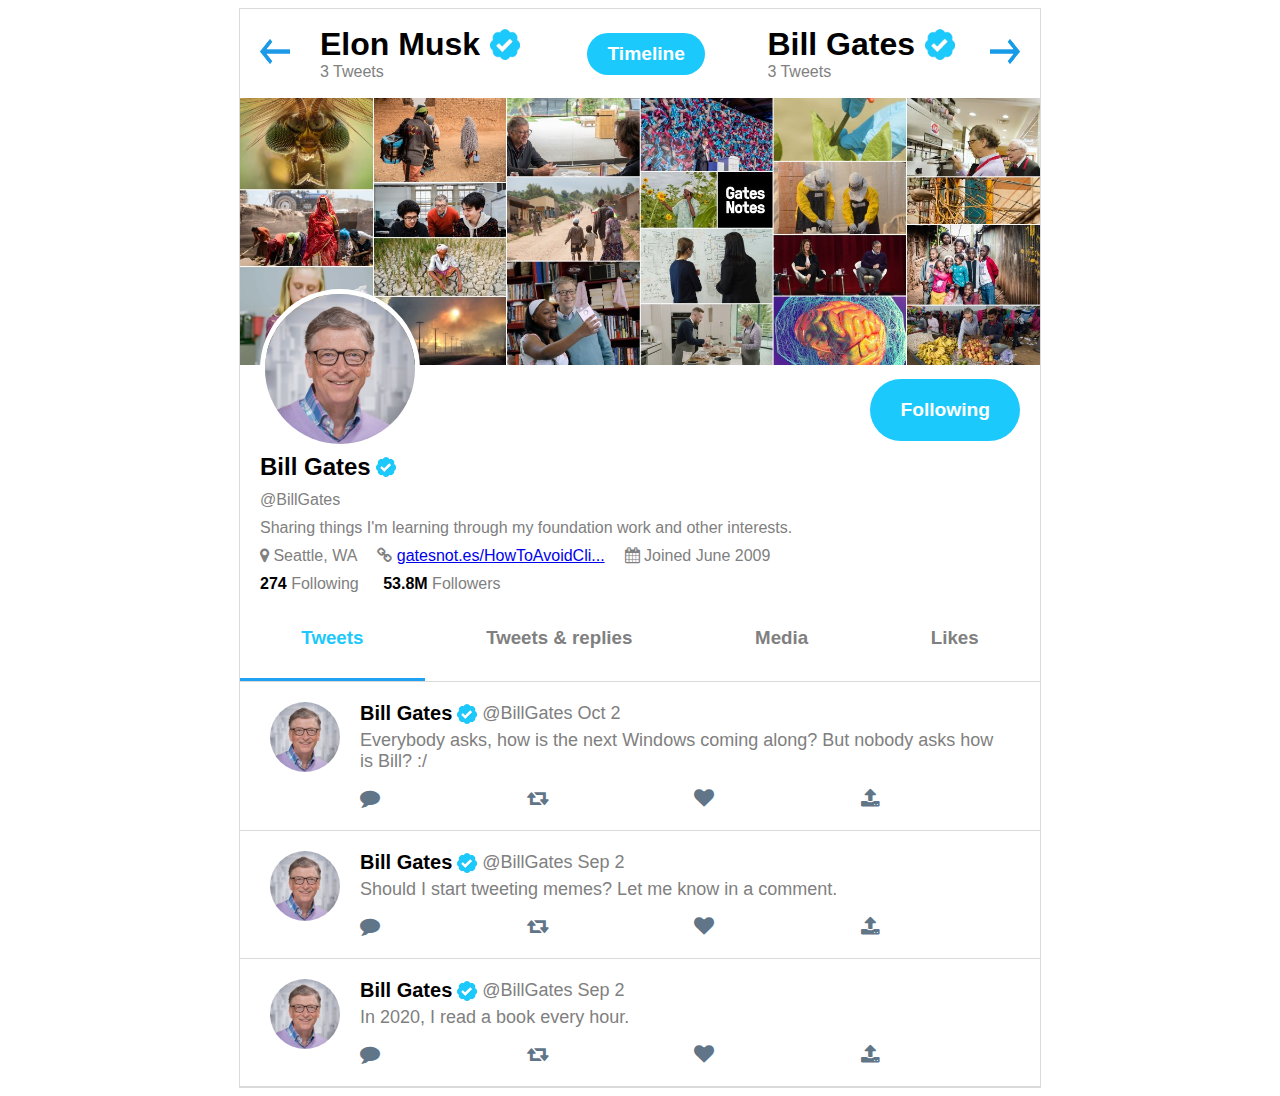
<file: index.html>
<!DOCTYPE html>
<html lang="en">
<head>
    <meta charset="UTF-8">
    <meta http-equiv="X-UA-Compatible" content="IE=edge">
    <meta name="viewport" content="width=device-width, initial-scale=1.0">
    <link rel="stylesheet" href="https://cdnjs.cloudflare.com/ajax/libs/font-awesome/4.7.0/css/font-awesome.min.css">
    <link href="https://fonts.googleapis.com/css2?family=Roboto:wght@400;700;900&display=swap" rel="stylesheet">
    <link rel="shortcut icon" href="assets/favicon.ico" type="image/x-icon">
    <link rel="stylesheet" href="styles.css">
    <title>Dynamic Twitter Project</title>
</head>
<body>
    <div id="container-main">
        <div id="header-cntr"></div>
        <div id="cover-photo-cntr"></div>
        <div id="profile-info-cntr"></div>
        <div id="tweets-cntr"></div>
    </div>
    <script src="index.js"></script>
</body>
</html>
</file>
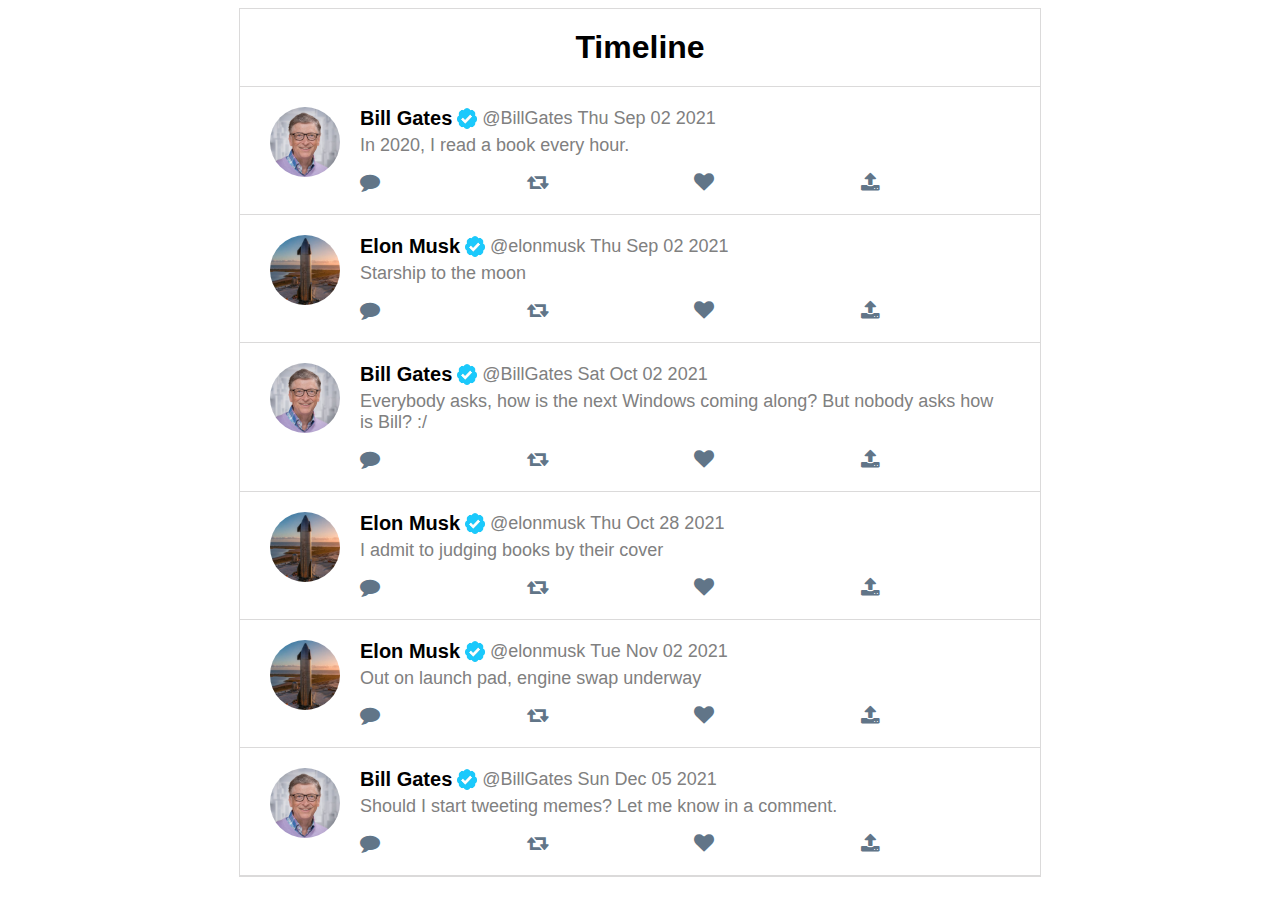
<file: timeline.html>
<!DOCTYPE html>
<html lang="en">
<head>
    <meta charset="UTF-8">
    <meta http-equiv="X-UA-Compatible" content="IE=edge">
    <meta name="viewport" content="width=device-width, initial-scale=1.0">
    <link rel="stylesheet" href="https://cdnjs.cloudflare.com/ajax/libs/font-awesome/4.7.0/css/font-awesome.min.css">
    <link href="https://fonts.googleapis.com/css2?family=Roboto:wght@400;700;900&display=swap" rel="stylesheet">
    <link rel="shortcut icon" href="assets/favicon.ico" type="image/x-icon">
    <link rel="stylesheet" href="timeline.css">
    <title>Tweets Timeline</title>
</head>
<body>
    <div id="timeline-container">
        <div class="header">
            <h1>Timeline</h1>
        </div>

    </div>
    <script src="timeline.js" defer></script>
</body>
</html>
</file>
<file: styles.css>
* {
    font-family: Arial, Helvetica, sans-serif;
}
h1 {
    margin: 0;
    font-weight: 900;
}
h2{
    margin: 0;
}
p {
    margin: 0;
}
p img {
    width: 25px;
}
strong {
    color: black;
}
#container-main {
    max-width: 800px;
    margin: auto;
    border: 1px solid #dbdada
}
#header-cntr {
    display: flex;
    align-items: center;
    justify-content: space-between;
}
#header-cntr p {
    color: grey;
}
.timeline-btn {
    padding: 10px 20px;
    border-radius: 50px;
    border: none;
    background-color: #1BC9FC;
    color: white;
    font-size: larger;
    font-weight: bolder;
    cursor: pointer;
}
.timeline-btn:hover {
    background-color: lightblue;
}
.user {
    display: flex;
    align-items: center;
}
.arrows {
    height: 25px;
    width: 30px;
}
.arrow-left {
    padding: 30px 30px 30px 20px;
}
.arrow-right {
    padding: 30px 20px 30px 30px;
}
.header-text {
    display: flex;
    align-items: center;
}
.header-text img {
    padding-left: 10px;
    width: 30px;
}
.twitter-verified {
    display: flex;
    align-items: center;
}
.twitter-verified img {
    width: 20px;
    padding-left: 5px;
}
span img {
    width: 20px;
    padding: 0 5px;
}
/* .cover-photo-cntr {
    background-image: url('assets/elonmusk-cover.jpeg');
    height: 268px;
    max-height: 268px;
    background-repeat: no-repeat;
    background-size: contain;
}
.profile-details-cntr {    
    padding: 0 20px;
}
.pd-top-section {
    display: flex;
    justify-content: space-between;
    align-items: flex-end;
    margin-top: -85px;
}
.avatar {
    height: 150px;
    border-radius: 100%;
    border: 5px solid white;
}
.btn {
    background-color: #1fa1f1;
    color: white;
    outline: none;
    border: none;
    font-size: 20px;
    font-weight: 700;
    padding: 15px 20px;
    border-radius: 40px;
    margin-bottom: 20px;
}
.tweet-avatar {
    height: 60px;
    border-radius: 100%;
}
.selector {
    display: flex;
    justify-content: space-between;
    border-bottom: 1px solid #f1f1f1;
}
.tab {
    padding: 10px;
    text-align: center;
    flex-grow: 1;
}
.tab:hover {
    cursor: pointer;
    background-color: #fdfffd;
}
.content {
    padding: 10px;
}
.content-body {
    display: flex;
}
.tab-active {
    color: #1fa1f1;
    border-bottom: 2px solid #1fa1f1;
}
.tweet-body {
    padding-left: 10px;    
    display: flex;
    flex-direction: column;
    justify-content: center;
} */
.cover-img > img {
    width: 100%;
    height: auto;
}
.profile-top {        
    display: flex;
    justify-content: space-between;
    padding: 0 20px;
    height: 230px;
}
.avatar-n-info {
    position: relative;
    top: -80px;
}
.avatar-n-info > img {
    width: 150px;
    border-radius: 50%;
    border: 5px solid white;
}
.avatar-n-info > p {
    margin: 10px 0;
    color: grey;
}
.avatar-n-info p:nth-of-type(4) span {
    padding-left: 20px;
}
.avatar-n-info span {
    padding-right: 20px;
}
.follow-btn {
    margin-top: 10px;
    padding: 20px 30px;
    border-radius: 50px;
    border: none;
    background-color: #1BC9FC;
    color: white;
    font-size: larger;
    font-weight: bolder;
}
.selector {
    display: flex;
    justify-content: space-evenly;
    border-bottom: 1px solid #dbdada;
}
.tab {
    padding: 10px;
    flex: 1 1 auto;
    text-align: center;
    color: grey;
}
.tab:hover {
    cursor: pointer;
    background-color: rgba(29, 161, 242, 0.1);
}
.tab-active {
    color: #1BC9FC;
    border-bottom: 3px solid #1EA1F1;
}
.tweet-avatar {
    width: 70px;
    border-radius: 50%;
}
.tweet-container {
    display: flex;
    padding: 20px 30px;
    border-bottom: 1px solid #dbdada;
    align-items: flex-start;
}
.tweet-body {
    font-weight: 900;
    font-size: 20px;
    margin-left: 20px;
    width: 100%;
}
.tweet-body span {
    font-weight: 100;
    color: grey;
    font-size: 18px;
}
.tweet-body p:nth-child(2) {
    font-size: 18px;
    font-weight: 200;
    padding-top: 5px;
    color: grey;
}
.tab-username {
    display: flex;
    align-items: center;
}
.tab-username img {
    width: 20px;
    padding: 0 5px;
}
.tweet-icons {
    display: flex;
    justify-content: space-between;
    width: 80%;
    margin-top: 15px;
}
.tweet-icon a {
    color: rgb(97,117,136);
    transition: ease-in .3s;
}
.reply a:hover, .share a:hover {
    color: lightblue;
    transition: ease-in .3s;
}
.retweet a:hover {
    color: lightgreen;
    transition: ease-in .3s;
}
.like a:hover {
    color: red;
    transition: ease-in .3s;
}
</file>
<file: timeline.css>
* {
    font-family: Arial, Helvetica, sans-serif;
}
h1 {
    margin: 0;
    font-weight: 900;
}
h2{
    margin: 0;
}
p {
    margin: 0;
}
#timeline-container {
    max-width: 800px;
    border: 1px solid #dbdada;
    height: auto;
    margin: auto;
}
.header {
    text-align: center;
    border-bottom: 1px solid #dbdada;
    padding: 20px;
}
.container {
    display: flex;
    padding: 20px 30px;
    border-bottom: 1px solid #dbdada;
    align-items: flex-start;
}
.tweet-avatar {
    width: 70px;
    border-radius: 50%;
}
.tweet-body {
    font-weight: 900;
    font-size: 20px;
    margin-left: 20px;
    width: 100%;
}
.tweet-body span {
    font-weight: 100;
    color: grey;
    font-size: 18px;
}
.tweet-body p:nth-child(2) {
    font-size: 18px;
    font-weight: 200;
    padding-top: 5px;
    color: grey;
}
.tab-username {
    display: flex;
    align-items: center;
}
.tab-username img {
    width: 20px;
    padding: 0 5px;
}
.tweet-icons {
    display: flex;
    justify-content: space-between;
    width: 80%;
    margin-top: 15px;
}
.tweet-icon a {
    color: rgb(97,117,136);
    transition: ease-in .3s;
}
.reply a:hover, .share a:hover {
    color: lightblue;
    transition: ease-in .3s;
}
.retweet a:hover {
    color: lightgreen;
    transition: ease-in .3s;
}
.like a:hover {
    color: red;
    transition: ease-in .3s;
}
</file>
